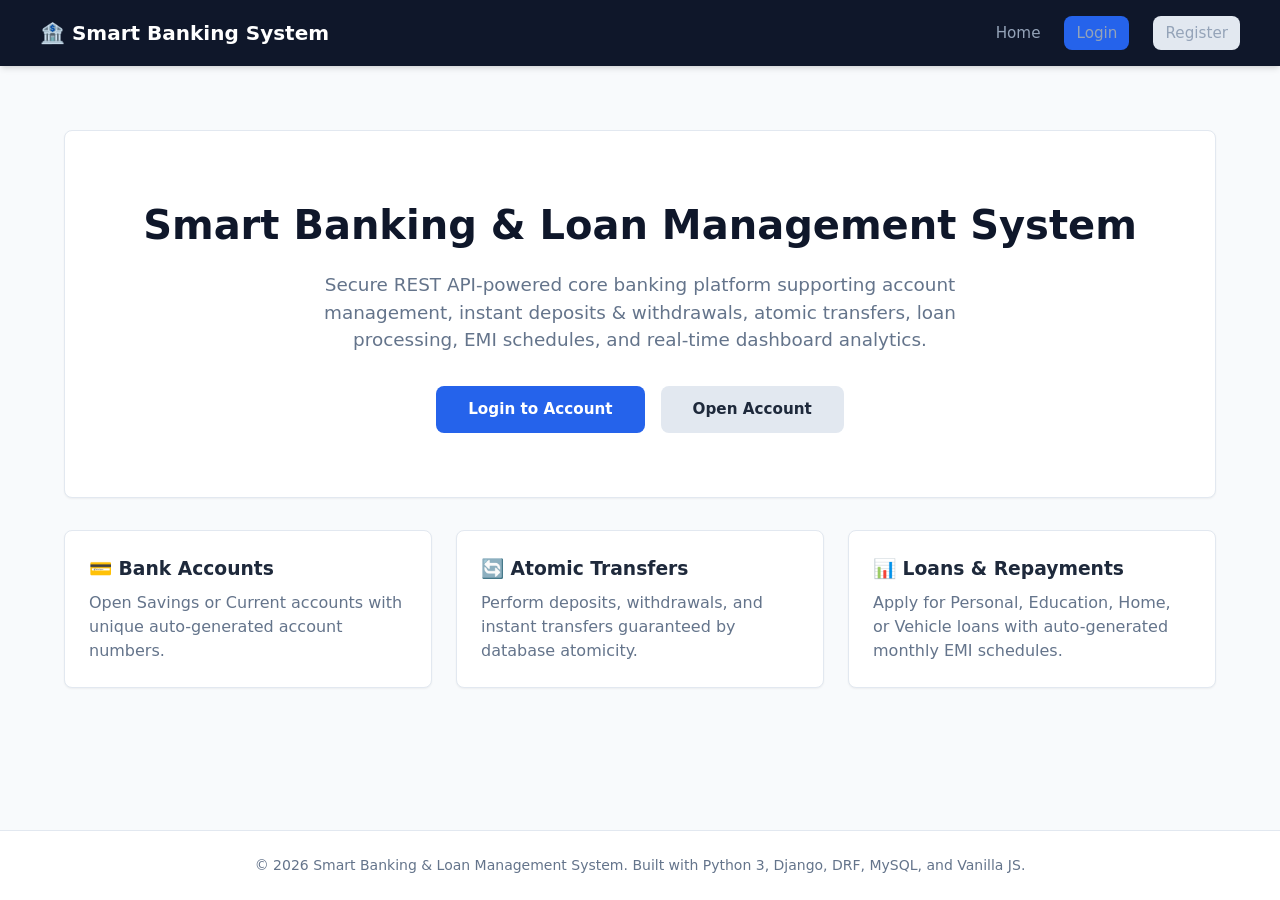
<file: frontend/index.html>
<!DOCTYPE html>
<html lang="en">
<head>
  <meta charset="UTF-8">
  <meta name="viewport" content="width=device-width, initial-scale=1.0">
  <title>Smart Banking & Loan Management System</title>
  <link rel="stylesheet" href="css/style.css">
</head>
<body>
  <div id="navbar-container"></div>

  <main class="main-container">
    <div class="card" style="text-align: center; padding: 4rem 2rem; margin-top: 2rem;">
      <h1 style="font-size: 2.5rem; font-weight: 800; color: var(--primary-color); margin-bottom: 1rem;">
        Smart Banking & Loan Management System
      </h1>
      <p style="font-size: 1.15rem; color: var(--text-muted); max-width: 700px; margin: 0 auto 2rem;">
        Secure REST API-powered core banking platform supporting account management, instant deposits & withdrawals, atomic transfers, loan processing, EMI schedules, and real-time dashboard analytics.
      </p>

      <div style="display: flex; gap: 1rem; justify-content: center;">
        <a href="login.html" class="btn btn-primary" style="padding: 0.75rem 2rem;">Login to Account</a>
        <a href="register.html" class="btn btn-secondary" style="padding: 0.75rem 2rem;">Open Account</a>
      </div>
    </div>

    <div class="grid grid-cols-3" style="margin-top: 2rem;">
      <div class="card">
        <h3>💳 Bank Accounts</h3>
        <p style="color: var(--text-muted); margin-top: 0.5rem;">Open Savings or Current accounts with unique auto-generated account numbers.</p>
      </div>
      <div class="card">
        <h3>🔄 Atomic Transfers</h3>
        <p style="color: var(--text-muted); margin-top: 0.5rem;">Perform deposits, withdrawals, and instant transfers guaranteed by database atomicity.</p>
      </div>
      <div class="card">
        <h3>📊 Loans & Repayments</h3>
        <p style="color: var(--text-muted); margin-top: 0.5rem;">Apply for Personal, Education, Home, or Vehicle loans with auto-generated monthly EMI schedules.</p>
      </div>
    </div>
  </main>

  <footer>
    <p>&copy; 2026 Smart Banking & Loan Management System. Built with Python 3, Django, DRF, MySQL, and Vanilla JS.</p>
  </footer>

  <script src="js/auth.js"></script>
</body>
</html>
</file>
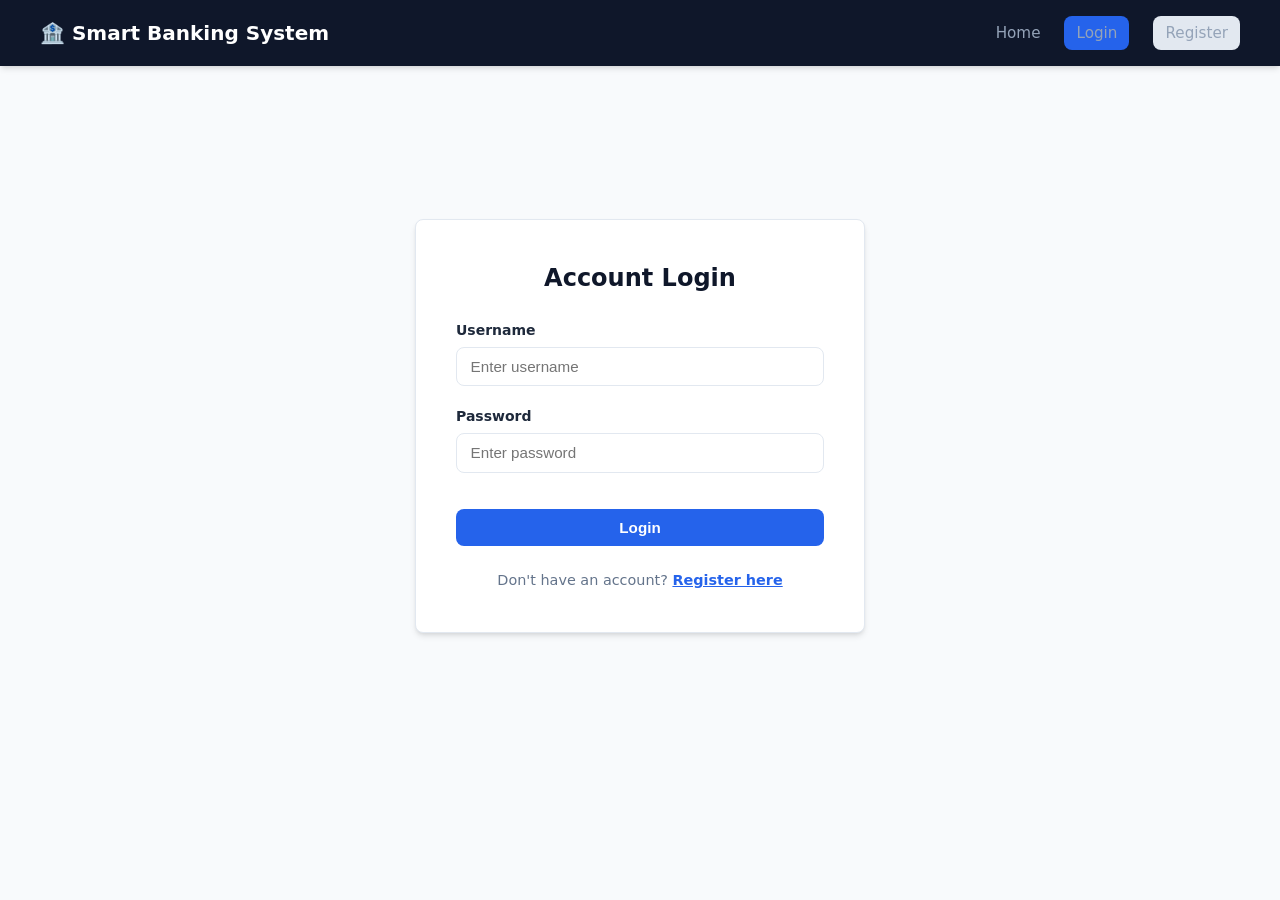
<file: frontend/accounts.html>
<!DOCTYPE html>
<html lang="en">
<head>
  <meta charset="UTF-8">
  <meta name="viewport" content="width=device-width, initial-scale=1.0">
  <title>Accounts - Smart Banking System</title>
  <link rel="stylesheet" href="css/style.css">
</head>
<body>
  <div id="navbar-container"></div>

  <main class="main-container">
    <div id="accounts-container">
      <div style="text-align: center; padding: 3rem;">
        <p>Loading accounts...</p>
      </div>
    </div>
  </main>

  <div id="modal-overlay" class="modal-overlay">
    <div id="modal-content" class="modal"></div>
  </div>

  <footer>
    <p>&copy; 2026 Smart Banking & Loan Management System</p>
  </footer>

  <script src="js/auth.js"></script>
  <script src="js/accounts.js"></script>
</body>
</html>
</file>
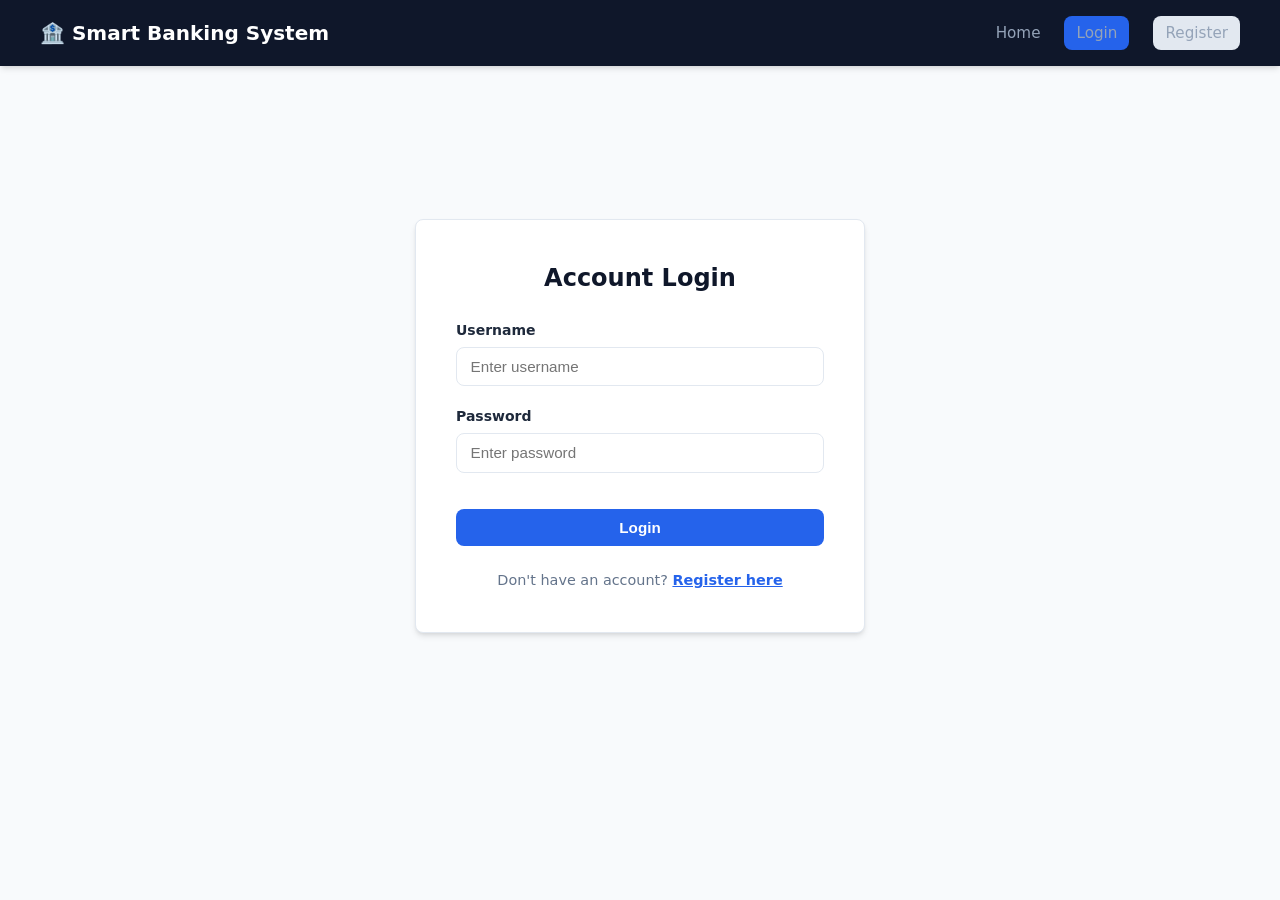
<file: frontend/dashboard.html>
<!DOCTYPE html>
<html lang="en">
<head>
  <meta charset="UTF-8">
  <meta name="viewport" content="width=device-width, initial-scale=1.0">
  <title>Dashboard - Smart Banking System</title>
  <link rel="stylesheet" href="css/style.css">
</head>
<body>
  <div id="navbar-container"></div>

  <main class="main-container">
    <div id="dashboard-content">
      <div style="text-align: center; padding: 3rem;">
        <p>Loading dashboard data...</p>
      </div>
    </div>
  </main>

  <div id="modal-overlay" class="modal-overlay">
    <div id="modal-content" class="modal"></div>
  </div>

  <footer>
    <p>&copy; 2026 Smart Banking & Loan Management System</p>
  </footer>

  <script src="js/auth.js"></script>
  <script src="js/dashboard.js"></script>
</body>
</html>
</file>
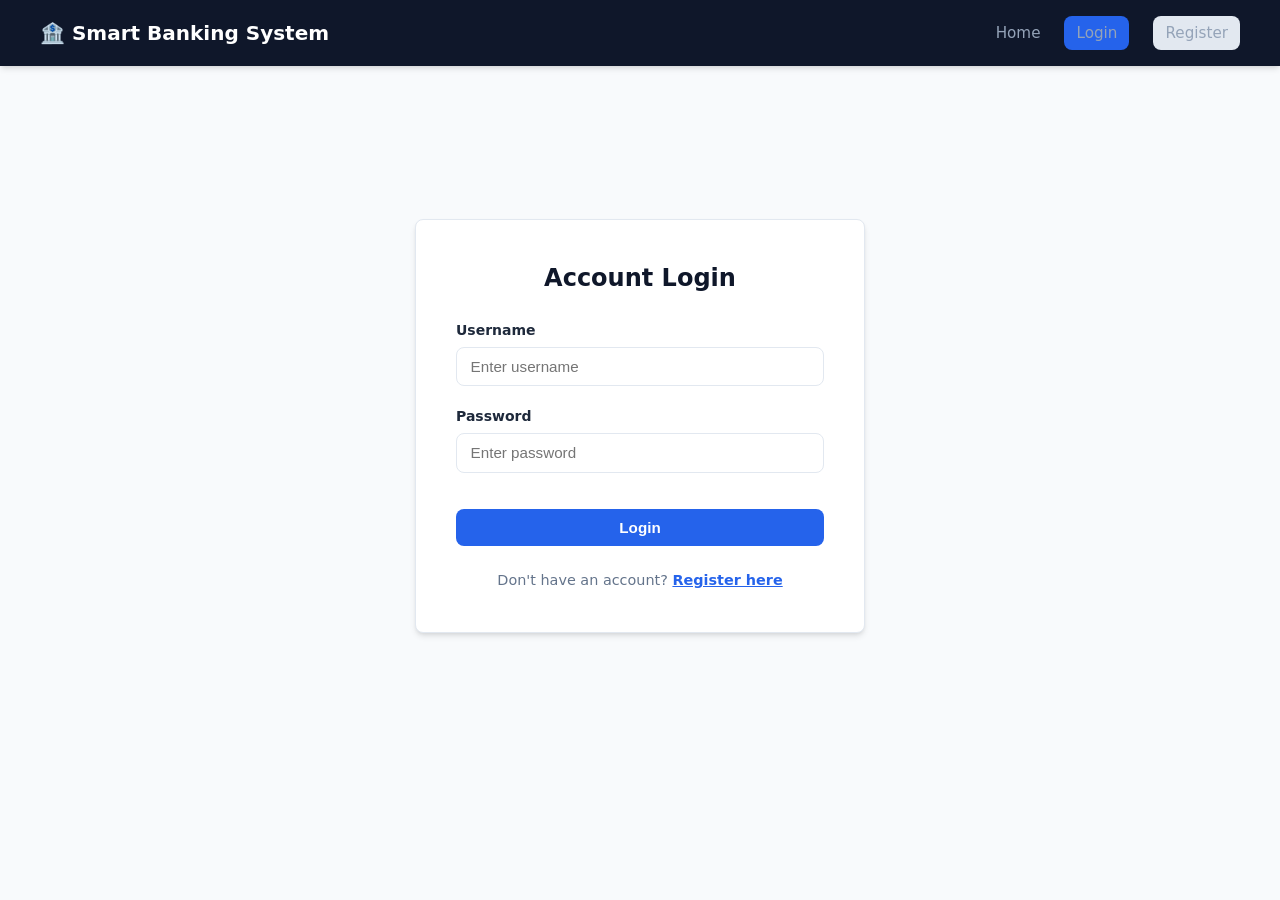
<file: frontend/loans.html>
<!DOCTYPE html>
<html lang="en">
<head>
  <meta charset="UTF-8">
  <meta name="viewport" content="width=device-width, initial-scale=1.0">
  <title>Loans - Smart Banking System</title>
  <link rel="stylesheet" href="css/style.css">
</head>
<body>
  <div id="navbar-container"></div>

  <main class="main-container">
    <div id="loans-container">
      <div style="text-align: center; padding: 3rem;">
        <p>Loading loan records...</p>
      </div>
    </div>
  </main>

  <div id="modal-overlay" class="modal-overlay">
    <div id="modal-content" class="modal"></div>
  </div>

  <footer>
    <p>&copy; 2026 Smart Banking & Loan Management System</p>
  </footer>

  <script src="js/auth.js"></script>
  <script src="js/loans.js"></script>
</body>
</html>
</file>
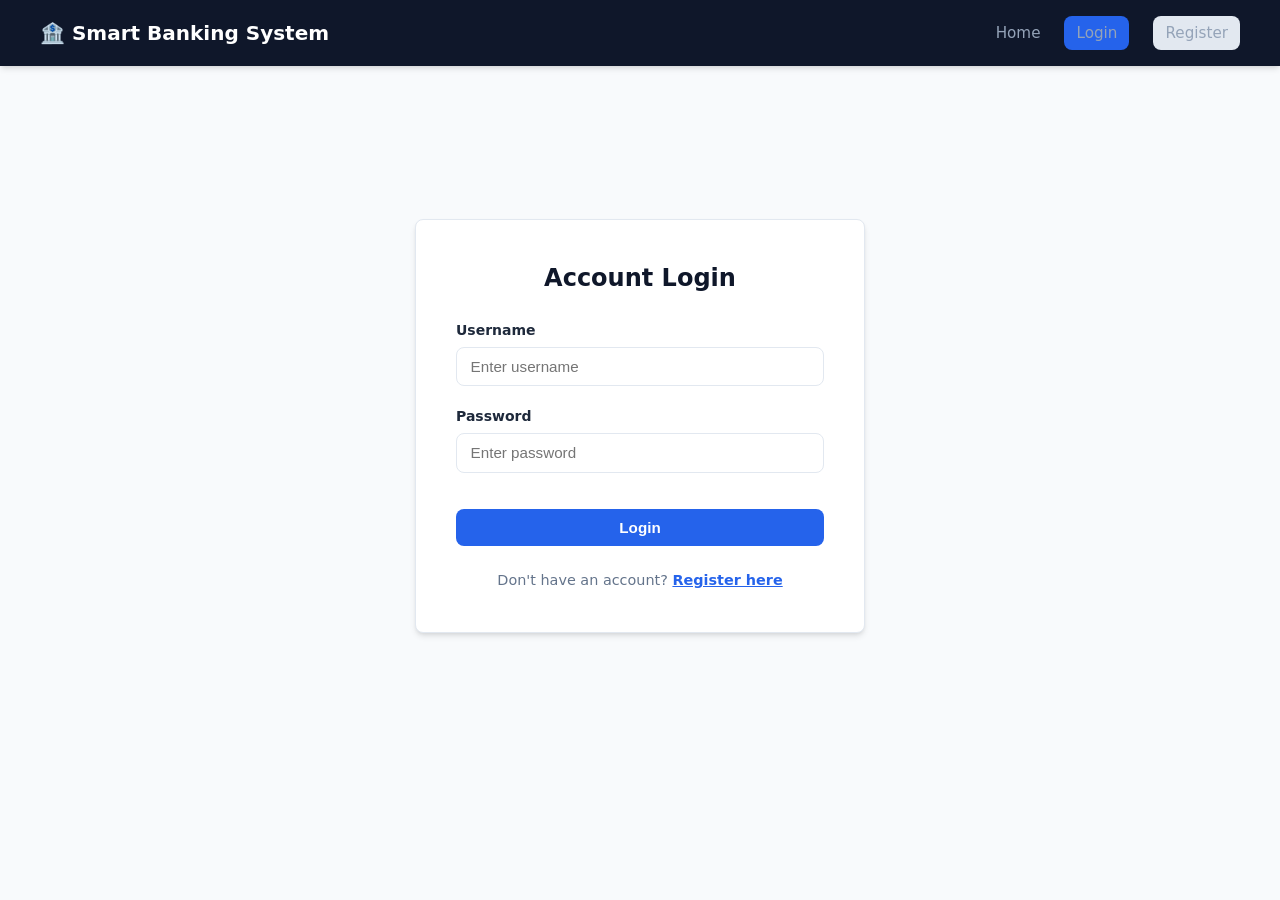
<file: frontend/login.html>
<!DOCTYPE html>
<html lang="en">
<head>
  <meta charset="UTF-8">
  <meta name="viewport" content="width=device-width, initial-scale=1.0">
  <title>Login - Smart Banking System</title>
  <link rel="stylesheet" href="css/style.css">
</head>
<body>
  <div id="navbar-container"></div>

  <div class="auth-wrapper">
    <div class="auth-box">
      <h2 class="auth-title">Account Login</h2>

      <div id="login-alert" class="alert alert-danger"></div>

      <form id="login-form">
        <div class="form-group">
          <label class="form-label">Username</label>
          <input type="text" id="username" class="form-control" required placeholder="Enter username">
        </div>
        <div class="form-group">
          <label class="form-label">Password</label>
          <input type="password" id="password" class="form-control" required placeholder="Enter password">
        </div>
        <button type="submit" class="btn btn-primary" style="width: 100%; margin-top: 1rem;">Login</button>
      </form>

      <p style="text-align: center; margin-top: 1.5rem; color: var(--text-muted); font-size: 0.9rem;">
        Don't have an account? <a href="register.html" style="color: var(--accent-color); font-weight: 600;">Register here</a>
      </p>
    </div>
  </div>

  <script src="js/auth.js"></script>
  <script>
    document.addEventListener('DOMContentLoaded', () => {
      const loginForm = document.getElementById('login-form');
      const alertBox = document.getElementById('login-alert');

      loginForm.addEventListener('submit', async (e) => {
        e.preventDefault();
        alertBox.style.display = 'none';

        const username = document.getElementById('username').value;
        const password = document.getElementById('password').value;

        try {
          const res = await fetch(`${API_BASE_URL}/auth/token/`, {
            method: 'POST',
            headers: { 'Content-Type': 'application/json' },
            body: JSON.stringify({ username, password })
          });

          if (res.ok) {
            const data = await res.json();
            setTokens(data.access, data.refresh);
            await loadUserProfile();
            window.location.href = 'dashboard.html';
          } else {
            const err = await res.json();
            alertBox.textContent = err.detail || 'Invalid username or password.';
            alertBox.style.display = 'block';
          }
        } catch (err) {
          alertBox.textContent = 'Network error connecting to backend API.';
          alertBox.style.display = 'block';
        }
      });
    });
  </script>
</body>
</html>
</file>
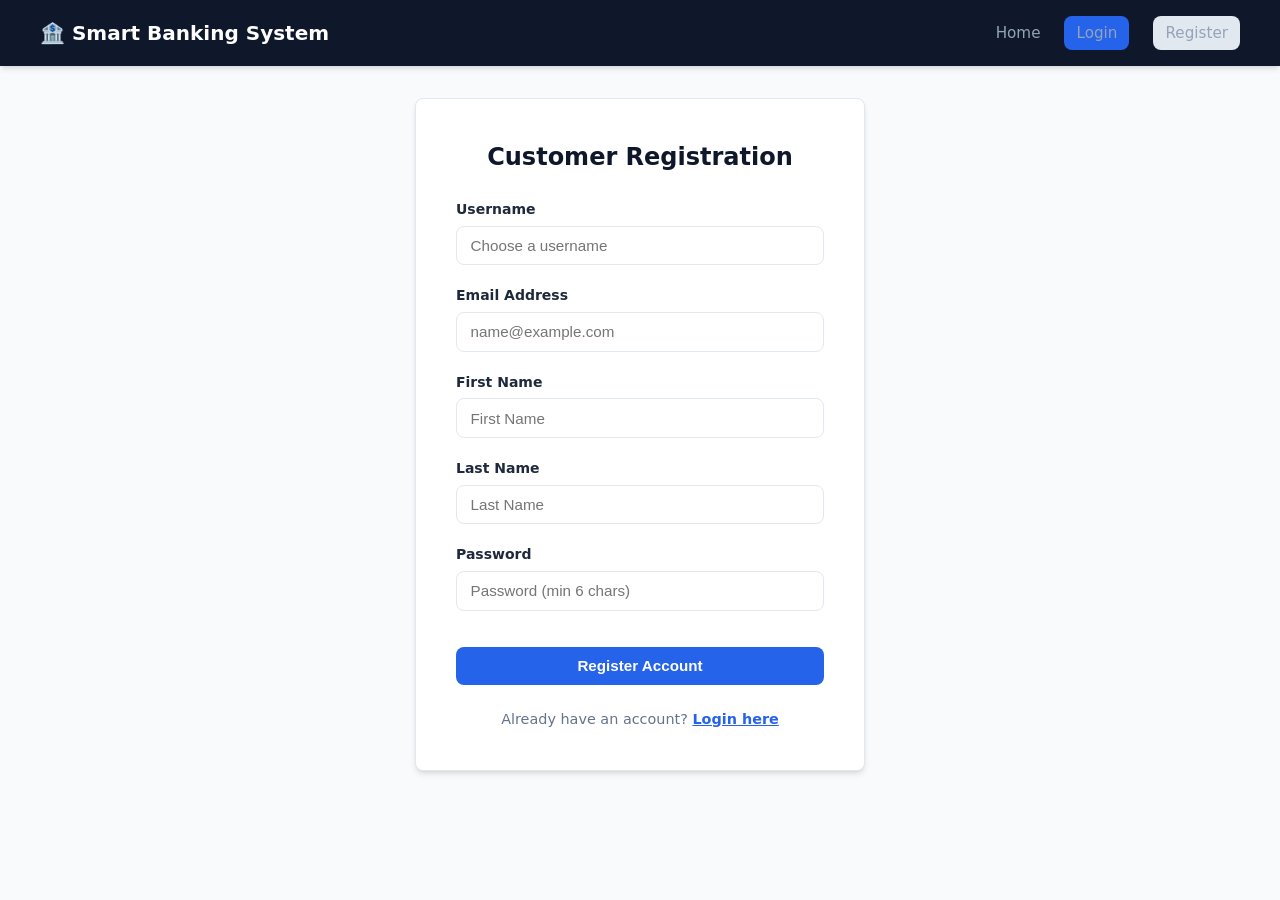
<file: frontend/register.html>
<!DOCTYPE html>
<html lang="en">
<head>
  <meta charset="UTF-8">
  <meta name="viewport" content="width=device-width, initial-scale=1.0">
  <title>Customer Registration - Smart Banking System</title>
  <link rel="stylesheet" href="css/style.css">
</head>
<body>
  <div id="navbar-container"></div>

  <div class="auth-wrapper" style="padding: 2rem 0;">
    <div class="auth-box">
      <h2 class="auth-title">Customer Registration</h2>

      <div id="reg-alert" class="alert"></div>

      <form id="register-form">
        <div class="form-group">
          <label class="form-label">Username</label>
          <input type="text" id="username" class="form-control" required placeholder="Choose a username">
        </div>
        <div class="form-group">
          <label class="form-label">Email Address</label>
          <input type="email" id="email" class="form-control" required placeholder="name@example.com">
        </div>
        <div class="form-group">
          <label class="form-label">First Name</label>
          <input type="text" id="first_name" class="form-control" required placeholder="First Name">
        </div>
        <div class="form-group">
          <label class="form-label">Last Name</label>
          <input type="text" id="last_name" class="form-control" required placeholder="Last Name">
        </div>
        <div class="form-group">
          <label class="form-label">Password</label>
          <input type="password" id="password" class="form-control" required placeholder="Password (min 6 chars)">
        </div>
        <button type="submit" class="btn btn-primary" style="width: 100%; margin-top: 1rem;">Register Account</button>
      </form>

      <p style="text-align: center; margin-top: 1.5rem; color: var(--text-muted); font-size: 0.9rem;">
        Already have an account? <a href="login.html" style="color: var(--accent-color); font-weight: 600;">Login here</a>
      </p>
    </div>
  </div>

  <script src="js/auth.js"></script>
  <script>
    document.addEventListener('DOMContentLoaded', () => {
      const regForm = document.getElementById('register-form');
      const alertBox = document.getElementById('reg-alert');

      regForm.addEventListener('submit', async (e) => {
        e.preventDefault();
        alertBox.style.display = 'none';

        const payload = {
          username: document.getElementById('username').value,
          email: document.getElementById('email').value,
          first_name: document.getElementById('first_name').value,
          last_name: document.getElementById('last_name').value,
          password: document.getElementById('password').value
        };

        try {
          const res = await fetch(`${API_BASE_URL}/auth/register/`, {
            method: 'POST',
            headers: { 'Content-Type': 'application/json' },
            body: JSON.stringify(payload)
          });

          if (res.status === 201) {
            alertBox.className = 'alert alert-success';
            alertBox.textContent = 'Registration successful! Redirecting to login...';
            alertBox.style.display = 'block';
            setTimeout(() => {
              window.location.href = 'login.html';
            }, 1500);
          } else {
            const err = await res.json();
            alertBox.className = 'alert alert-danger';
            alertBox.textContent = JSON.stringify(err);
            alertBox.style.display = 'block';
          }
        } catch (err) {
          alertBox.className = 'alert alert-danger';
          alertBox.textContent = 'Network error connecting to API.';
          alertBox.style.display = 'block';
        }
      });
    });
  </script>
</body>
</html>
</file>
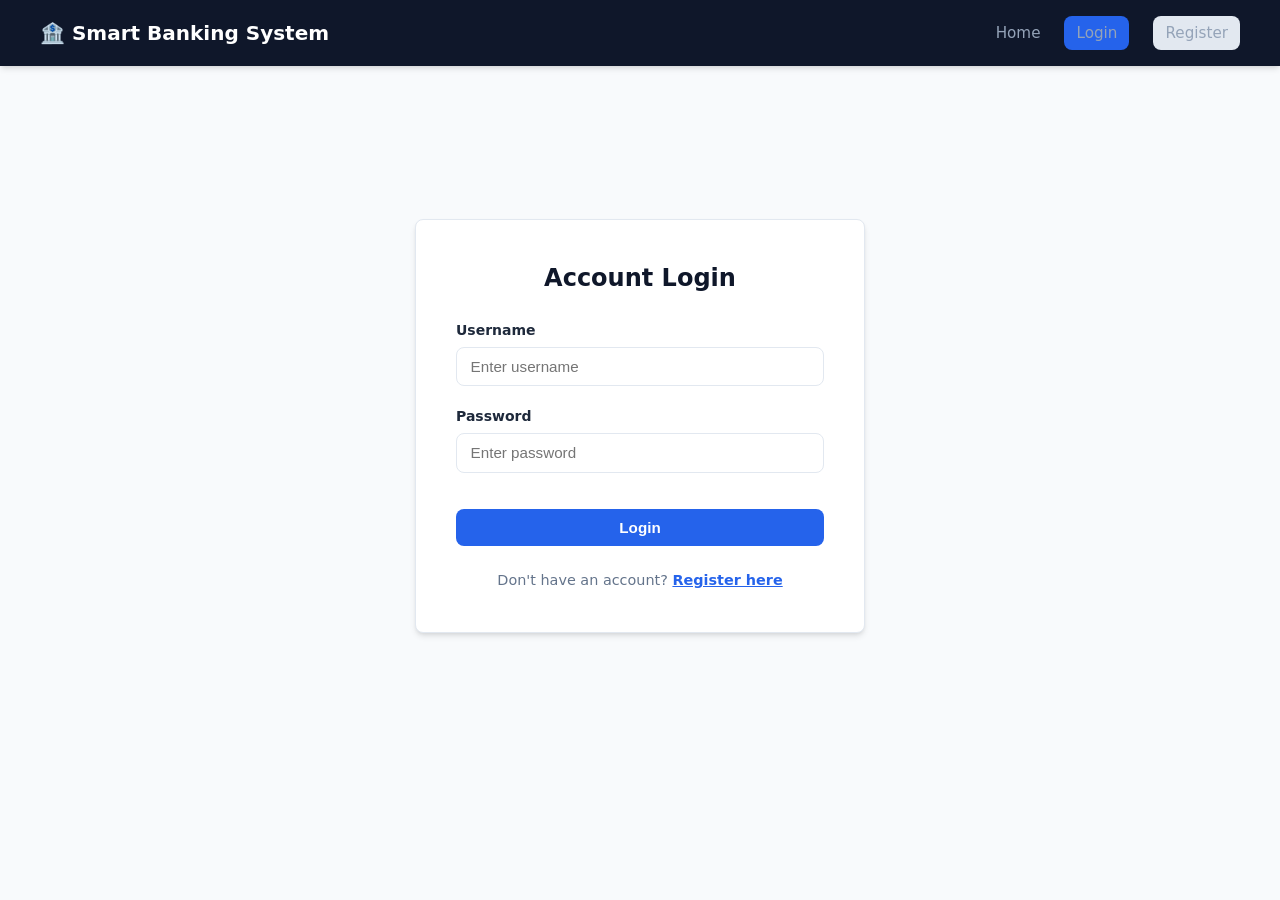
<file: frontend/transactions.html>
<!DOCTYPE html>
<html lang="en">
<head>
  <meta charset="UTF-8">
  <meta name="viewport" content="width=device-width, initial-scale=1.0">
  <title>Transactions - Smart Banking System</title>
  <link rel="stylesheet" href="css/style.css">
</head>
<body>
  <div id="navbar-container"></div>

  <main class="main-container">
    <div id="transactions-container">
      <div style="text-align: center; padding: 3rem;">
        <p>Loading transactions history...</p>
      </div>
    </div>
  </main>

  <footer>
    <p>&copy; 2026 Smart Banking & Loan Management System</p>
  </footer>

  <script src="js/auth.js"></script>
  <script src="js/transactions.js"></script>
</body>
</html>
</file>
<file: frontend/css/style.css>
/* Smart Banking & Loan Management System - Professional Styles */

:root {
  --primary-color: #0f172a;
  --primary-hover: #1e293b;
  --accent-color: #2563eb;
  --accent-hover: #1d4ed8;
  --success-color: #16a34a;
  --warning-color: #d97706;
  --danger-color: #dc2626;
  --bg-color: #f8fafc;
  --card-bg: #ffffff;
  --text-main: #1e293b;
  --text-muted: #64748b;
  --border-color: #e2e8f0;
  --font-family: system-ui, -apple-system, BlinkMacSystemFont, "Segoe UI", Roboto, Oxygen, Ubuntu, Cantarell, sans-serif;
  --shadow-sm: 0 1px 2px 0 rgb(0 0 0 / 0.05);
  --shadow-md: 0 4px 6px -1px rgb(0 0 0 / 0.1), 0 2px 4px -2px rgb(0 0 0 / 0.1);
  --radius: 8px;
}

* {
  box-sizing: border-box;
  margin: 0;
  padding: 0;
}

body {
  font-family: var(--font-family);
  background-color: var(--bg-color);
  color: var(--text-main);
  line-height: 1.5;
  min-height: 100vh;
  display: flex;
  flex-direction: column;
}

/* Header & Navbar */
header {
  background-color: var(--primary-color);
  color: #ffffff;
  padding: 1rem 2rem;
  box-shadow: var(--shadow-md);
  position: sticky;
  top: 0;
  z-index: 100;
}

.navbar {
  display: flex;
  justify-content: space-between;
  align-items: center;
  max-width: 1200px;
  margin: 0 auto;
}

.nav-brand {
  font-size: 1.25rem;
  font-weight: 700;
  color: #ffffff;
  text-decoration: none;
  display: flex;
  align-items: center;
  gap: 0.5rem;
}

.nav-links {
  display: flex;
  list-style: none;
  gap: 1.5rem;
  align-items: center;
}

.nav-links a {
  color: #94a3b8;
  text-decoration: none;
  font-weight: 500;
  font-size: 0.95rem;
  transition: color 0.2s;
}

.nav-links a:hover,
.nav-links a.active {
  color: #ffffff;
}

.user-badge {
  background-color: rgba(255, 255, 255, 0.1);
  padding: 0.35rem 0.75rem;
  border-radius: 20px;
  font-size: 0.85rem;
  font-weight: 600;
  color: #e2e8f0;
}

.btn-logout {
  background-color: transparent;
  border: 1px solid #475569;
  color: #e2e8f0;
  padding: 0.4rem 0.85rem;
  border-radius: var(--radius);
  cursor: pointer;
  font-size: 0.85rem;
  transition: all 0.2s;
}

.btn-logout:hover {
  background-color: var(--danger-color);
  border-color: var(--danger-color);
  color: #ffffff;
}

/* Container */
.main-container {
  max-width: 1200px;
  margin: 2rem auto;
  padding: 0 1.5rem;
  width: 100%;
  flex: 1;
}

/* Page Titles */
.page-header {
  display: flex;
  justify-content: space-between;
  align-items: center;
  margin-bottom: 1.5rem;
}

.page-title {
  font-size: 1.75rem;
  font-weight: 700;
  color: var(--primary-color);
}

/* Cards & Grid */
.grid {
  display: grid;
  gap: 1.5rem;
}

.grid-cols-4 {
  grid-template-columns: repeat(auto-fit, minmax(240px, 1fr));
}

.grid-cols-3 {
  grid-template-columns: repeat(auto-fit, minmax(300px, 1fr));
}

.grid-cols-2 {
  grid-template-columns: repeat(auto-fit, minmax(450px, 1fr));
}

.card {
  background-color: var(--card-bg);
  border: 1px solid var(--border-color);
  border-radius: var(--radius);
  padding: 1.5rem;
  box-shadow: var(--shadow-sm);
}

.card-title {
  font-size: 0.9rem;
  font-weight: 600;
  color: var(--text-muted);
  text-transform: uppercase;
  letter-spacing: 0.05em;
  margin-bottom: 0.5rem;
}

.card-value {
  font-size: 1.75rem;
  font-weight: 700;
  color: var(--primary-color);
}

/* Forms */
.form-group {
  margin-bottom: 1.25rem;
}

.form-label {
  display: block;
  font-size: 0.875rem;
  font-weight: 600;
  color: var(--text-main);
  margin-bottom: 0.35rem;
}

.form-control {
  width: 100%;
  padding: 0.65rem 0.85rem;
  font-size: 0.95rem;
  border: 1px solid var(--border-color);
  border-radius: var(--radius);
  background-color: #ffffff;
  color: var(--text-main);
  transition: border-color 0.2s, box-shadow 0.2s;
}

.form-control:focus {
  outline: none;
  border-color: var(--accent-color);
  box-shadow: 0 0 0 3px rgba(37, 99, 235, 0.15);
}

/* Buttons */
.btn {
  display: inline-flex;
  align-items: center;
  justify-content: center;
  padding: 0.65rem 1.25rem;
  font-size: 0.95rem;
  font-weight: 600;
  border-radius: var(--radius);
  border: none;
  cursor: pointer;
  transition: all 0.2s;
  text-decoration: none;
}

.btn-primary {
  background-color: var(--accent-color);
  color: #ffffff;
}

.btn-primary:hover {
  background-color: var(--accent-hover);
}

.btn-success {
  background-color: var(--success-color);
  color: #ffffff;
}

.btn-success:hover {
  background-color: #15803d;
}

.btn-danger {
  background-color: var(--danger-color);
  color: #ffffff;
}

.btn-danger:hover {
  background-color: #b91c1c;
}

.btn-secondary {
  background-color: #e2e8f0;
  color: var(--text-main);
}

.btn-secondary:hover {
  background-color: #cbd5e1;
}

.btn-sm {
  padding: 0.35rem 0.75rem;
  font-size: 0.85rem;
}

/* Tables */
.table-responsive {
  overflow-x: auto;
}

.data-table {
  width: 100%;
  border-collapse: collapse;
  background-color: var(--card-bg);
  border-radius: var(--radius);
  overflow: hidden;
  box-shadow: var(--shadow-sm);
  margin-top: 1rem;
}

.data-table th,
.data-table td {
  padding: 0.85rem 1rem;
  text-align: left;
  border-bottom: 1px solid var(--border-color);
}

.data-table th {
  background-color: #f1f5f9;
  font-size: 0.8rem;
  font-weight: 700;
  color: var(--text-muted);
  text-transform: uppercase;
  letter-spacing: 0.05em;
}

.data-table tr:hover {
  background-color: #f8fafc;
}

/* Status Badges */
.badge {
  display: inline-block;
  padding: 0.25rem 0.6rem;
  font-size: 0.75rem;
  font-weight: 700;
  border-radius: 9999px;
  text-transform: uppercase;
}

.badge-success, .badge-active, .badge-approved, .badge-paid {
  background-color: #dcfce7;
  color: #15803d;
}

.badge-pending, .badge-warning {
  background-color: #fef3c7;
  color: #b45309;
}

.badge-danger, .badge-blocked, .badge-rejected, .badge-overdue {
  background-color: #fee2e2;
  color: #b91c1c;
}

.badge-closed, .badge-secondary {
  background-color: #f1f5f9;
  color: #475569;
}

/* Banners & Messages */
.alert {
  padding: 1rem;
  border-radius: var(--radius);
  margin-bottom: 1.25rem;
  font-size: 0.95rem;
  display: none;
}

.alert-danger {
  background-color: #fee2e2;
  border: 1px solid #fca5a5;
  color: #991b1b;
}

.alert-success {
  background-color: #dcfce7;
  border: 1px solid #86efac;
  color: #166534;
}

/* Modal */
.modal-overlay {
  position: fixed;
  top: 0;
  left: 0;
  width: 100%;
  height: 100%;
  background-color: rgba(15, 23, 42, 0.5);
  display: flex;
  justify-content: center;
  align-items: center;
  z-index: 1000;
  opacity: 0;
  pointer-events: none;
  transition: opacity 0.2s ease;
}

.modal-overlay.active {
  opacity: 1;
  pointer-events: auto;
}

.modal {
  background-color: #ffffff;
  border-radius: var(--radius);
  padding: 2rem;
  max-width: 550px;
  width: 90%;
  box-shadow: var(--shadow-md);
  position: relative;
  max-height: 90vh;
  overflow-y: auto;
}

.modal-header {
  display: flex;
  justify-content: space-between;
  align-items: center;
  margin-bottom: 1.25rem;
}

.modal-title {
  font-size: 1.25rem;
  font-weight: 700;
}

.modal-close {
  background: none;
  border: none;
  font-size: 1.5rem;
  cursor: pointer;
  color: var(--text-muted);
}

/* Hero / Auth Box */
.auth-wrapper {
  display: flex;
  justify-content: center;
  align-items: center;
  min-height: 80vh;
}

.auth-box {
  background-color: #ffffff;
  border: 1px solid var(--border-color);
  border-radius: var(--radius);
  padding: 2.5rem;
  width: 100%;
  max-width: 450px;
  box-shadow: var(--shadow-md);
}

.auth-title {
  font-size: 1.5rem;
  font-weight: 700;
  margin-bottom: 1.5rem;
  text-align: center;
  color: var(--primary-color);
}

/* Footer */
footer {
  text-align: center;
  padding: 1.5rem;
  color: var(--text-muted);
  font-size: 0.875rem;
  border-top: 1px solid var(--border-color);
  margin-top: auto;
  background-color: #ffffff;
}
</file>
